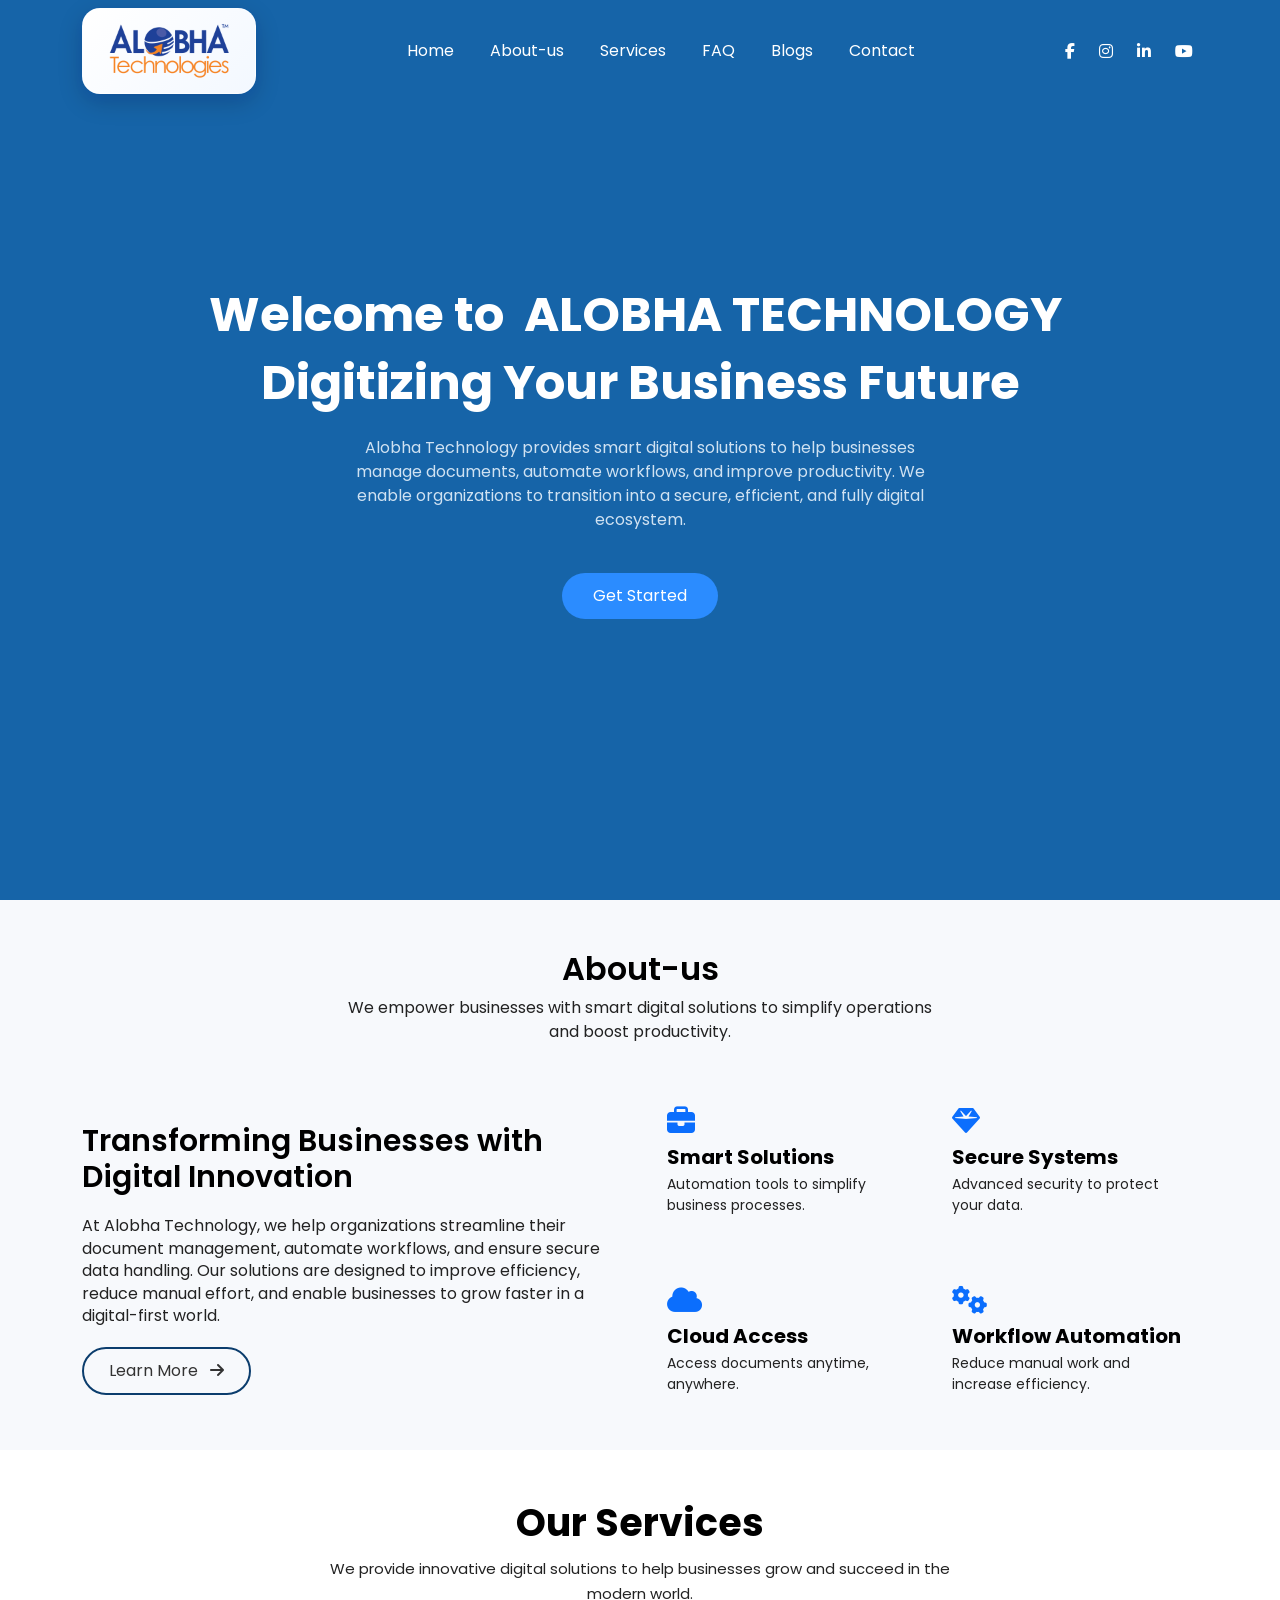
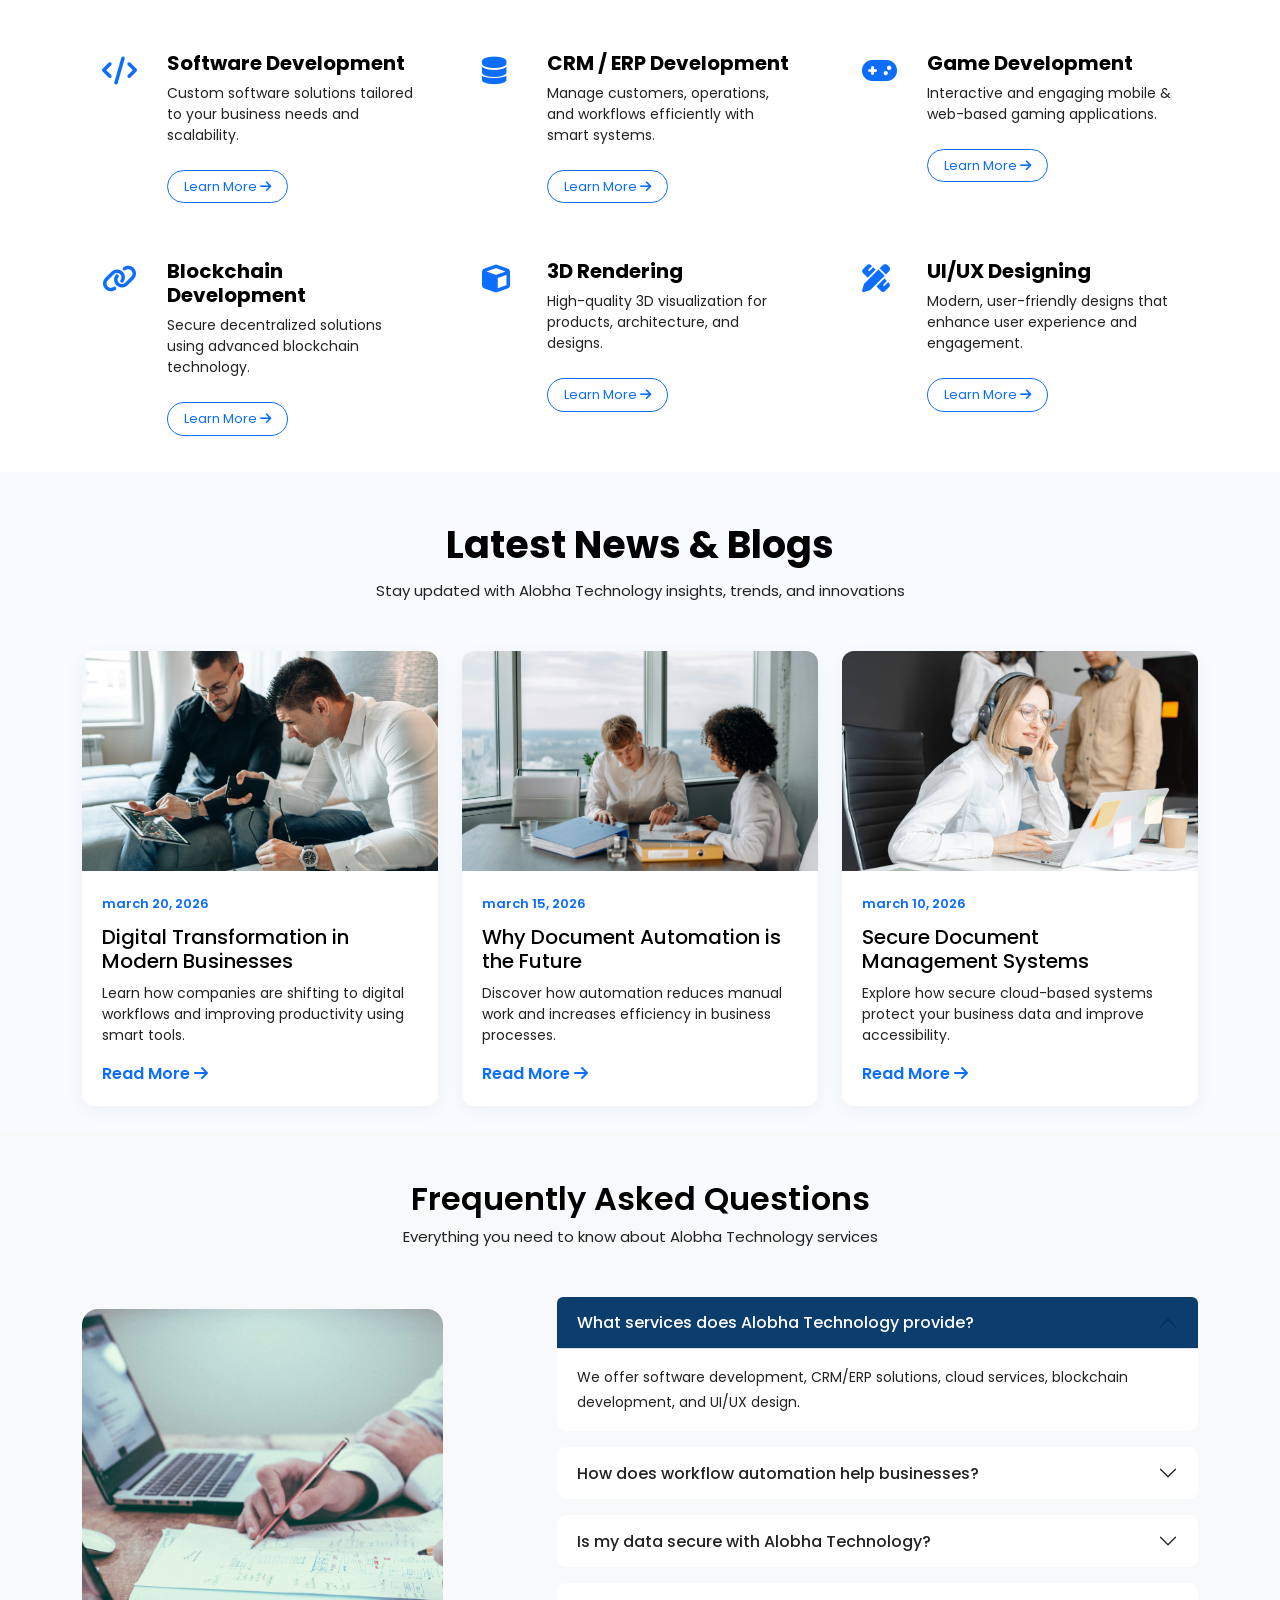
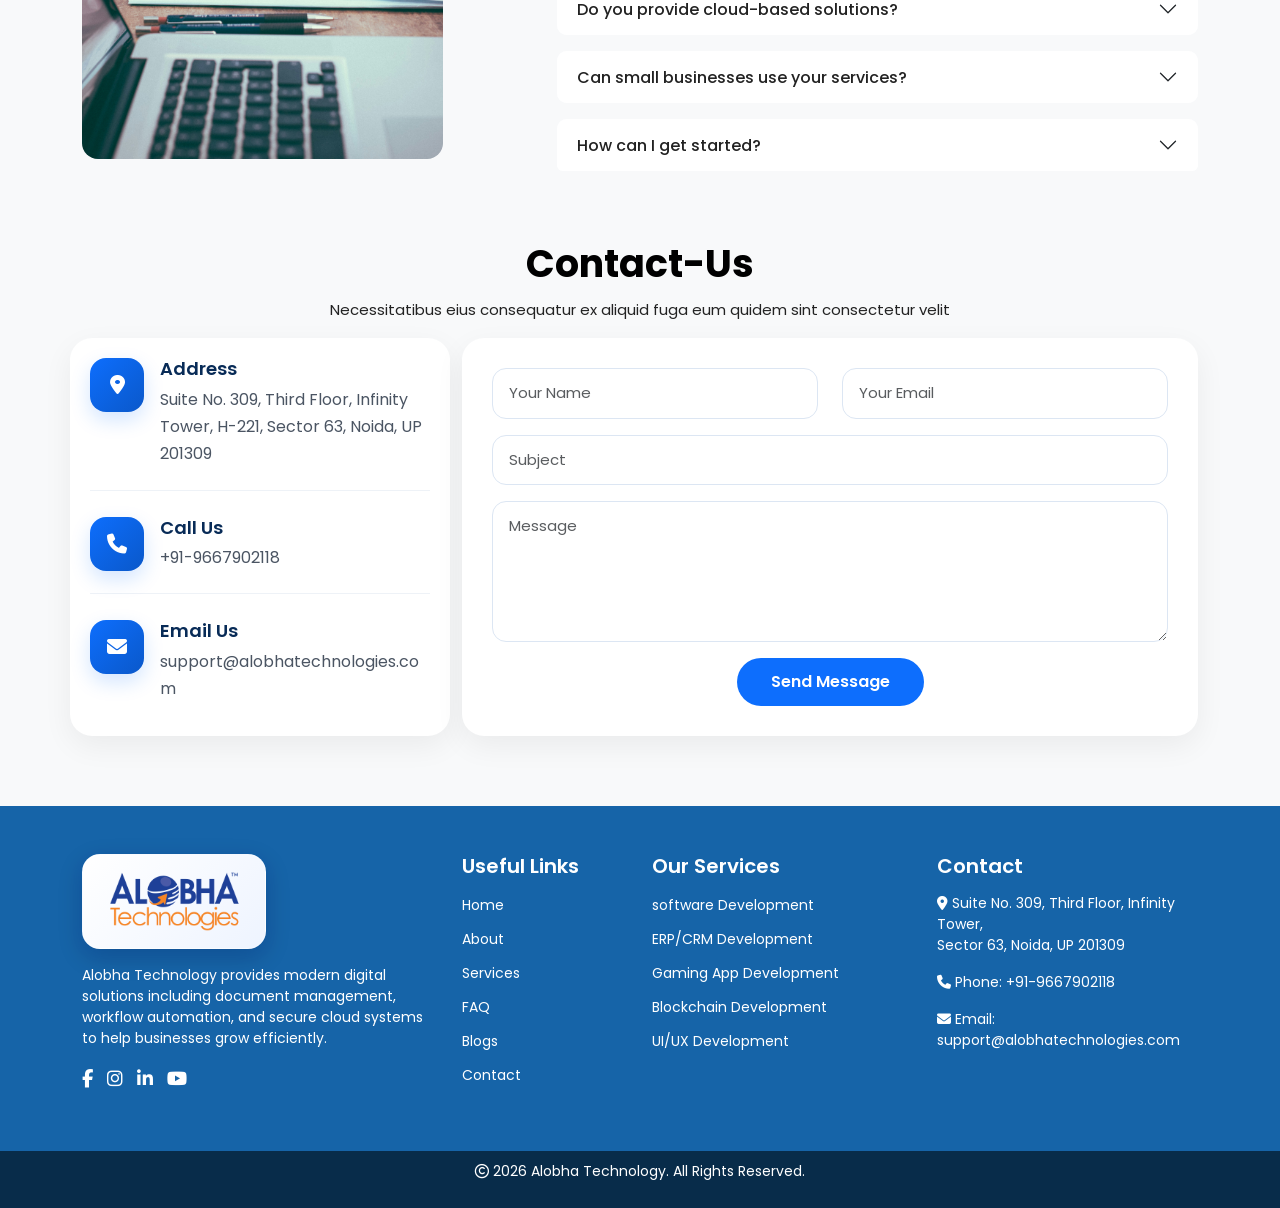
<file: index.html>
<!DOCTYPE html>
<html lang="en">
<head>
  <meta charset="UTF-8">
  <meta name="viewport" content="width=device-width, initial-scale=1.0">
  <title>Alobha Technology</title>

    <link rel="icon" href="./Images/favicon.webp">

  <!-- Bootstrap -->
  <link href="https://cdn.jsdelivr.net/npm/bootstrap@5.0.2/dist/css/bootstrap.min.css" rel="stylesheet">

  <!-- Font Awesome -->
  <link rel="stylesheet" href="https://cdnjs.cloudflare.com/ajax/libs/font-awesome/6.5.0/css/all.min.css">

  <!-- Google Font -->
  <link href="https://fonts.googleapis.com/css2?family=Poppins:wght@300;400;600&display=swap" rel="stylesheet">

  <link rel="stylesheet" href="style.css">
</head>

<body>


<nav class="navbar navbar-expand-lg fixed-top custom-navbar">
  <div class="container">

   <a class="navbar-brand" href="#">
  <img src="Image/Alobha-Logo.png" alt="Alobha Logo" class="logo-img"> </a>


    <button class="navbar-toggler" data-bs-toggle="collapse" data-bs-target="#nav">
      <i class="fa fa-bars text-white"></i>
    </button>

    <div class="collapse navbar-collapse" id="nav">
      <ul class="navbar-nav mx-auto">
        <li class="nav-item"><a class="nav-link" href="index.html">Home</a></li>
        <li class="nav-item"><a class="nav-link" href="aboutus.html">About-us</a></li>
        <li class="nav-item"><a class="nav-link" href="services.html">Services</a></li>
        <li class="nav-item"><a class="nav-link" href="faq.html">FAQ</a></li>
        <li class="nav-item"><a class="nav-link" href="blog.html">Blogs</a></li>
        <li class="nav-item"><a class="nav-link" href="contect.html">Contact</a></li>
      </ul>

      <div class="social-icons">
           <a href="https://www.facebook.com/AlobhaTechnology/" target="_blank">
  <i class="fa-brands fa-facebook-f"></i>
</a>

<a href="https://www.instagram.com/alobha_technologies/" target="_blank">
  <i class="fa-brands fa-instagram"></i>
</a>

<a href="https://www.linkedin.com/company/alobha-technologies" target="_blank">
  <i class="fa-brands fa-linkedin-in"></i>
</a>

<a href="https://www.youtube.com/@alobhatechnologies1722" target="_blank">
  <i class="fa-brands fa-youtube"></i>
</a>
      </div>
    </div>

  </div>
</nav>

<section class="hero d-flex align-items-center text-center" id="home">
 <div class="container">

  <h1>
    Welcome to 
    <span class="highlight">ALOBHA TECHNOLOGY</span><br>
    Digitizing Your Business Future
  </h1>

  <p>
    Alobha Technology provides smart digital solutions to help businesses 
    manage documents, automate workflows, and improve productivity. 
    We enable organizations to transition into a secure, efficient, 
    and fully digital ecosystem.
  </p>

  <a href="#about" class="btn btn-custom">Get Started</a>

</div>
</section>


<section class="about-section" id="about">
  <div class="container">

 
    <div class="text-center mb-5">
      <h2 class="about-title">About-us</h2>
      <p class="about-subtitle">
        We empower businesses with smart digital solutions to simplify operations and boost productivity.
      </p>
    </div>

    <div class="row align-items-center">

   
      <div class="col-lg-6 mb-4">
        <h3 class="about-heading">
          Transforming Businesses with Digital Innovation
        </h3>

        <p class="about-text">
          At Alobha Technology, we help organizations streamline their document management, 
          automate workflows, and ensure secure data handling. Our solutions are designed 
          to improve efficiency, reduce manual effort, and enable businesses to grow faster 
          in a digital-first world.
        </p>

        <a href="aboutus.html" class="btn about-btn">
          Learn More <i class="fa fa-arrow-right ms-2"></i>
        </a>
      </div>

      
      <div class="col-lg-6">
        <div class="row">

          <div class="col-md-6 col-6 mb-4">
            <div class="feature-box">
              <i class="fa fa-briefcase"></i>
              <h5>Smart Solutions</h5>
              <p>Automation tools to simplify business processes.</p>
            </div>
          </div>

          <div class="col-md-6 col-6 mb-4">
            <div class="feature-box">
              <i class="fa fa-gem"></i>
              <h5>Secure Systems</h5>
              <p>Advanced security to protect your data.</p>
            </div>
          </div>

          <div class="col-md-6 col-6 mb-4">
            <div class="feature-box">
              <i class="fa fa-cloud"></i>
              <h5>Cloud Access</h5>
              <p>Access documents anytime, anywhere.</p>
            </div>
          </div>

          <div class="col-md-6 col-6 mb-4">
            <div class="feature-box">
              <i class="fa fa-cogs"></i>
              <h5>Workflow Automation</h5>
              <p>Reduce manual work and increase efficiency.</p>
            </div>
          </div>

        </div>
      </div>

    </div>
  </div>
</section>


<section class="services-section" id="services" >
  <div class="container">

   
    <div class="text-center mb-4">
      <h2 class="section-title">Our Services</h2>
      <p class="section-subtitle">
        We provide innovative digital solutions to help businesses grow and succeed in the modern world.
      </p>
    </div>

    <div class="row">

      
      <div class="col-lg-4 col-md-6 mb-3">
        <div class="service-box d-flex">
          <div class="icon">
            <i class="fa fa-code"></i>
          </div>
          <div>
            <h5>Software Development</h5>
            <p>Custom software solutions tailored to your business needs and scalability.</p>
            <a href="services.html">Learn More <i class="fa-solid fa-arrow-right"></i></a>
          </div>
        </div>
      </div>

  
      <div class="col-lg-4 col-md-6 mb-3">
        <div class="service-box d-flex">
          <div class="icon">
            <i class="fa fa-database"></i>
          </div>
          <div>
            <h5>CRM / ERP Development</h5>
            <p>Manage customers, operations, and workflows efficiently with smart systems.</p>
            <a href="services.html">Learn More <i class="fa-solid fa-arrow-right"></i></a>
          </div>
        </div>
      </div>

    
      <div class="col-lg-4 col-md-6 mb-3">
        <div class="service-box d-flex">
          <div class="icon">
            <i class="fa fa-gamepad"></i>
          </div>
          <div>
            <h5>Game Development</h5>
            <p>Interactive and engaging mobile & web-based gaming applications.</p>
            <a href="services.html">Learn More <i class="fa-solid fa-arrow-right"></i></a>
          </div>
        </div>
      </div>

      
      <div class="col-lg-4 col-md-6 mb-3">
        <div class="service-box d-flex">
          <div class="icon">
            <i class="fa fa-link"></i>
          </div>
          <div>
            <h5>Blockchain Development</h5>
            <p>Secure decentralized solutions using advanced blockchain technology.</p>
            <a href="services.html">Learn More <i class="fa-solid fa-arrow-right"></i></a>
          </div>
        </div>
      </div>

    
      <div class="col-lg-4 col-md-6 mb-3">
        <div class="service-box d-flex">
          <div class="icon">
            <i class="fa fa-cube"></i>
          </div>
          <div>
            <h5>3D Rendering</h5>
            <p>High-quality 3D visualization for products, architecture, and designs.</p>
            <a href="services.html">Learn More <i class="fa-solid fa-arrow-right"></i></a>
          </div>
        </div>
      </div>

     
      <div class="col-lg-4 col-md-6 mb-3">
        <div class="service-box d-flex">
          <div class="icon">
            <i class="fa fa-pencil-ruler"></i>
          </div>
          <div>
            <h5>UI/UX Designing</h5>
            <p>Modern, user-friendly designs that enhance user experience and engagement.</p>
            <a href="services.html">Learn More <i class="fa-solid fa-arrow-right"></i></a>
          </div>
        </div>
      </div>

    </div>
  </div>
</section>

<section id="blogs" class="blog-section" >



  <div class="container"> 

  
    <div class="text-center mb-5">
      <h2 class="section-title">Latest News & Blogs</h2>
      <p class="section-subtitle">
        Stay updated with Alobha Technology insights, trends, and innovations
      </p>
    </div>

    <div class="row">

    
      <div class="col-lg-4 col-md-6 mb-4">
        <div class="blog-card">
          <img src="Image/blog1.jpg" class="img-fluid" alt="blog">
          <div class="blog-content">
            <span class="blog-date">march 20, 2026</span>
            <h4>Digital Transformation in Modern Businesses</h4>
            <p>
              Learn how companies are shifting to digital workflows and improving productivity using smart tools.
            </p>
            <a href="blog.html" class="read-more">Read More <i class="fa-solid fa-arrow-right"></i></a>
          </div>
        </div>
      </div>

     
      <div class="col-lg-4 col-md-6 mb-4">
        <div class="blog-card">
          <img src="Image/blog2.jpg" class="img-fluid" alt="blog">
          <div class="blog-content">
            <span class="blog-date">march 15, 2026</span>
            <h4>Why Document Automation is the Future</h4>
            <p>
              Discover how automation reduces manual work and increases efficiency in business processes.
            </p>
            <a href="blog.html" class="read-more">Read More <i class="fa-solid fa-arrow-right"></i></a>
          </div>
        </div>
      </div>

     
      <div class="col-lg-4 col-md-6 mb-4">
        <div class="blog-card">
          <img src="Image/services.jpg" class="img-fluid" alt="blog">
          <div class="blog-content">
            <span class="blog-date">march 10, 2026</span>
            <h4>Secure Document Management Systems</h4>
            <p>
              Explore how secure cloud-based systems protect your business data and improve accessibility.
            </p>
            <a href="blog.html" class="read-more">Read More <i class="fa-solid fa-arrow-right"></i></a>
          </div>
        </div>
      </div>

    </div>

  </div>
</section>


<section class="faq-section" id="faq">
  <div class="container">

    <div class="text-center mb-5">
      <h2 class="faq-title">Frequently Asked Questions</h2>
      <p class="faq-subtitle">
        Everything you need to know about Alobha Technology services
      </p>
    </div>

    <div class="row align-items-center g-4">

     
      <div class="col-lg-5">
        <div class="faq-image-wrapper">
          <img src="Image/faq.jpg" alt="FAQ" class="img-fluid faq-image">
        </div>
      </div>

     
      <div class="col-lg-7">
        <div class="accordion" id="faqAccordion">

          <div class="accordion-item mb-3">
            <h2 class="accordion-header">
              <button class="accordion-button" type="button" data-bs-toggle="collapse" data-bs-target="#faq1">
                What services does Alobha Technology provide?
              </button>
            </h2>
            <div id="faq1" class="accordion-collapse collapse show" data-bs-parent="#faqAccordion">
              <div class="accordion-body">
                We offer software development, CRM/ERP solutions, cloud services,
                blockchain development, and UI/UX design.
              </div>
            </div>
          </div>

          <div class="accordion-item mb-3">
            <h2 class="accordion-header">
              <button class="accordion-button collapsed" type="button" data-bs-toggle="collapse" data-bs-target="#faq2">
                How does workflow automation help businesses?
              </button>
            </h2>
            <div id="faq2" class="accordion-collapse collapse" data-bs-parent="#faqAccordion">
              <div class="accordion-body">
                It reduces manual work, improves efficiency, and speeds up operations.
              </div>
            </div>
          </div>

          <div class="accordion-item mb-3">
            <h2 class="accordion-header">
              <button class="accordion-button collapsed" type="button" data-bs-toggle="collapse" data-bs-target="#faq3">
                Is my data secure with Alobha Technology?
              </button>
            </h2>
            <div id="faq3" class="accordion-collapse collapse" data-bs-parent="#faqAccordion">
              <div class="accordion-body">
                Yes, we use advanced security protocols and role-based access control.
              </div>
            </div>
          </div>

          <div class="accordion-item mb-3">
            <h2 class="accordion-header">
              <button class="accordion-button collapsed" type="button" data-bs-toggle="collapse" data-bs-target="#faq4">
                Do you provide cloud-based solutions?
              </button>
            </h2>
            <div id="faq4" class="accordion-collapse collapse" data-bs-parent="#faqAccordion">
              <div class="accordion-body">
                Yes, we provide scalable cloud-based systems accessible anytime, anywhere.
              </div>
            </div>
          </div>

          <div class="accordion-item mb-3">
            <h2 class="accordion-header">
              <button class="accordion-button collapsed" type="button" data-bs-toggle="collapse" data-bs-target="#faq5">
                Can small businesses use your services?
              </button>
            </h2>
            <div id="faq5" class="accordion-collapse collapse" data-bs-parent="#faqAccordion">
              <div class="accordion-body">
                Absolutely! Our solutions are suitable for startups, SMEs, and enterprises.
              </div>
            </div>
          </div>

          <div class="accordion-item">
            <h2 class="accordion-header">
              <button class="accordion-button collapsed" type="button" data-bs-toggle="collapse" data-bs-target="#faq6">
                How can I get started?
              </button>
            </h2>
            <div id="faq6" class="accordion-collapse collapse" data-bs-parent="#faqAccordion">
              <div class="accordion-body">
                Contact us through our website or request a demo to begin.
              </div>
            </div>
          </div>

        </div>
      </div>

    </div>

  </div>
</section>


<section class="contact-section" id="contact" >
  <div class="container">

  
    <div class="text-center mb-3">
      <h2 class="section-title">Contact-Us</h2>
      <p class="section-subtitle">
        Necessitatibus eius consequatur ex aliquid fuga eum quidem sint consectetur velit
      </p>
    </div>

    <div class="row">

      <div class="col-lg-4 contact-info">

        <div class="info-box d-flex">
          <div class="icon"><i class="fa fa-map-marker-alt"></i></div>
          <div>
            <h5>Address</h5>
            <a href="https://www.google.com/maps/place/Alobha+Technologies/@28.6247084,77.3760474,17z/data=!3m1!4b1!4m6!3m5!1s0x390ce557e773a5db:0xa4b4dea3f4ae56cb!8m2!3d28.6247084!4d77.3786223!16s%2Fg%2F11b_235bh2?entry=ttu&g_ep=EgoyMDI2MDUwMi4wIKXMDSoASAFQAw%3D%3D" target="_blank">
      Suite No. 309, Third Floor, Infinity Tower, H-221,  Sector 63, Noida, UP 201309<br>
    
    </a>
          </div>
        </div>

        <div class="info-box d-flex ">
          <div class="icon"><i class="fa fa-phone"></i></div>
          <div>
            <h5>Call Us</h5>
             <a href="tel:+919667902118">
             +91-9667902118
             </a>
          </div>
        </div>

        <div class="info-box d-flex">
          <div class="icon"><i class="fa fa-envelope"></i></div>
          <div>
            <h5>Email Us</h5>
             <a href="mailto:support@alobhatechnologies.com">
               support@alobhatechnologies.com
              </a>
          </div>
        </div>

      </div>

    
      <div class="col-lg-8">
        <form class="contact-form">

          <div class="row">
            <div class="col-md-6 mb-3">
              <input type="text" class="form-control" placeholder="Your Name">
            </div>

            <div class="col-md-6 mb-3">
              <input type="email" class="form-control" placeholder="Your Email">
            </div>
          </div>

          <div class="mb-3">
            <input type="text" class="form-control" placeholder="Subject">
          </div>

          <div class="mb-3">
            <textarea class="form-control" rows="5" placeholder="Message"></textarea>
          </div>

          <div class="text-center">
            <button type="submit" class="btn send-btn">Send Message</button>
          </div>

        </form>
      </div>

    </div>
  </div>
</section>


<footer class="footer pt-5">
  <div class="container">
    <div class="row">

     
      <div class="col-lg-4 col-md-6 mb-4">
         <a class="footer-brand" href="#">
  <img src="Image/Alobha-Logo.png" alt="Alobha Logo" class="footer-logo-img"> </a>
        <p class="mt-3">
          Alobha Technology provides modern digital solutions including 
          document management, workflow automation, and secure cloud systems 
          to help businesses grow efficiently.
        </p>

      
        <div class="footer-social">
        <a href="https://www.facebook.com/AlobhaTechnology/" target="_blank">
  <i class="fa-brands fa-facebook-f"></i>
</a>

<a href="https://www.instagram.com/alobha_technologies/" target="_blank">
  <i class="fa-brands fa-instagram"></i>
</a>

<a href="https://www.linkedin.com/company/alobha-technologies" target="_blank">
  <i class="fa-brands fa-linkedin-in"></i>
</a>

<a href="https://www.youtube.com/@alobhatechnologies1722" target="_blank">
  <i class="fa-brands fa-youtube"></i>
</a>
        </div>
      </div>

      <div class="col-lg-2 col-md-6 mb-4">
        <h5>Useful Links</h5>
        <ul class="footer-links">
          <li><a href="index.html">Home</a></li>
          <li><a href="aboutus.html">About</a></li>
          <li><a href="services.html">Services</a></li>
          <li><a href="faq.html">FAQ</a></li>
          <li><a href="blog.html">Blogs</a></li>
          <li><a href="contect.html">Contact</a></li>
        </ul>
      </div>

   
      <div class="col-lg-3 col-md-6 mb-4">
        <h5>Our Services</h5>
        <ul class="footer-links">
          <li><a href="#services">software Development</a></li>
          <li><a href="#services">ERP/CRM Development</a></li>
          <li><a href="#services">Gaming App Development</a></li>
          <li><a href="#services">Blockchain Development</a></li>
          <li><a href="#services">UI/UX Development</a></li>
        </ul>
      </div>

     
      <div class="col-lg-3 col-md-6 mb-4">
        <h5>Contact</h5>
        <p><i class="fa-solid fa-location-dot"></i>   <a style="color: #fff; text-decoration: none;" href="https://www.google.com/maps/place/Alobha+Technologies/@28.6247084,77.3760474,17z/data=!3m1!4b1!4m6!3m5!1s0x390ce557e773a5db:0xa4b4dea3f4ae56cb!8m2!3d28.6247084!4d77.3786223!16s%2Fg%2F11b_235bh2?entry=ttu&g_ep=EgoyMDI2MDUwMi4wIKXMDSoASAFQAw%3D%3D" target="_blank">
      Suite No. 309, Third Floor, Infinity Tower,<br>
      Sector 63, Noida, UP 201309
    </a></p>
        <p><i class="fa-solid fa-phone"></i> <a style="color: #fff; text-decoration: none;" href="tel:+919667902118">
      Phone: +91-9667902118
    </a></p>
        <p> <i class="fa-solid fa-envelope"></i>
    <a style="color: #fff; text-decoration: none;" href="mailto:support@alobhatechnologies.com">
      Email: support@alobhatechnologies.com
    </a></p>
      </div>

    </div>
  </div>

 
  <div class="footer-bottom text-center mt-4">
    <p><i class="fa-regular fa-copyright"></i> 2026 Alobha Technology. All Rights Reserved.</p>
  </div>
</footer>


<!-- Bootstrap JS -->
<script src="https://cdn.jsdelivr.net/npm/bootstrap@5.0.2/dist/js/bootstrap.bundle.min.js"></script>

</body>
</html>
</file>
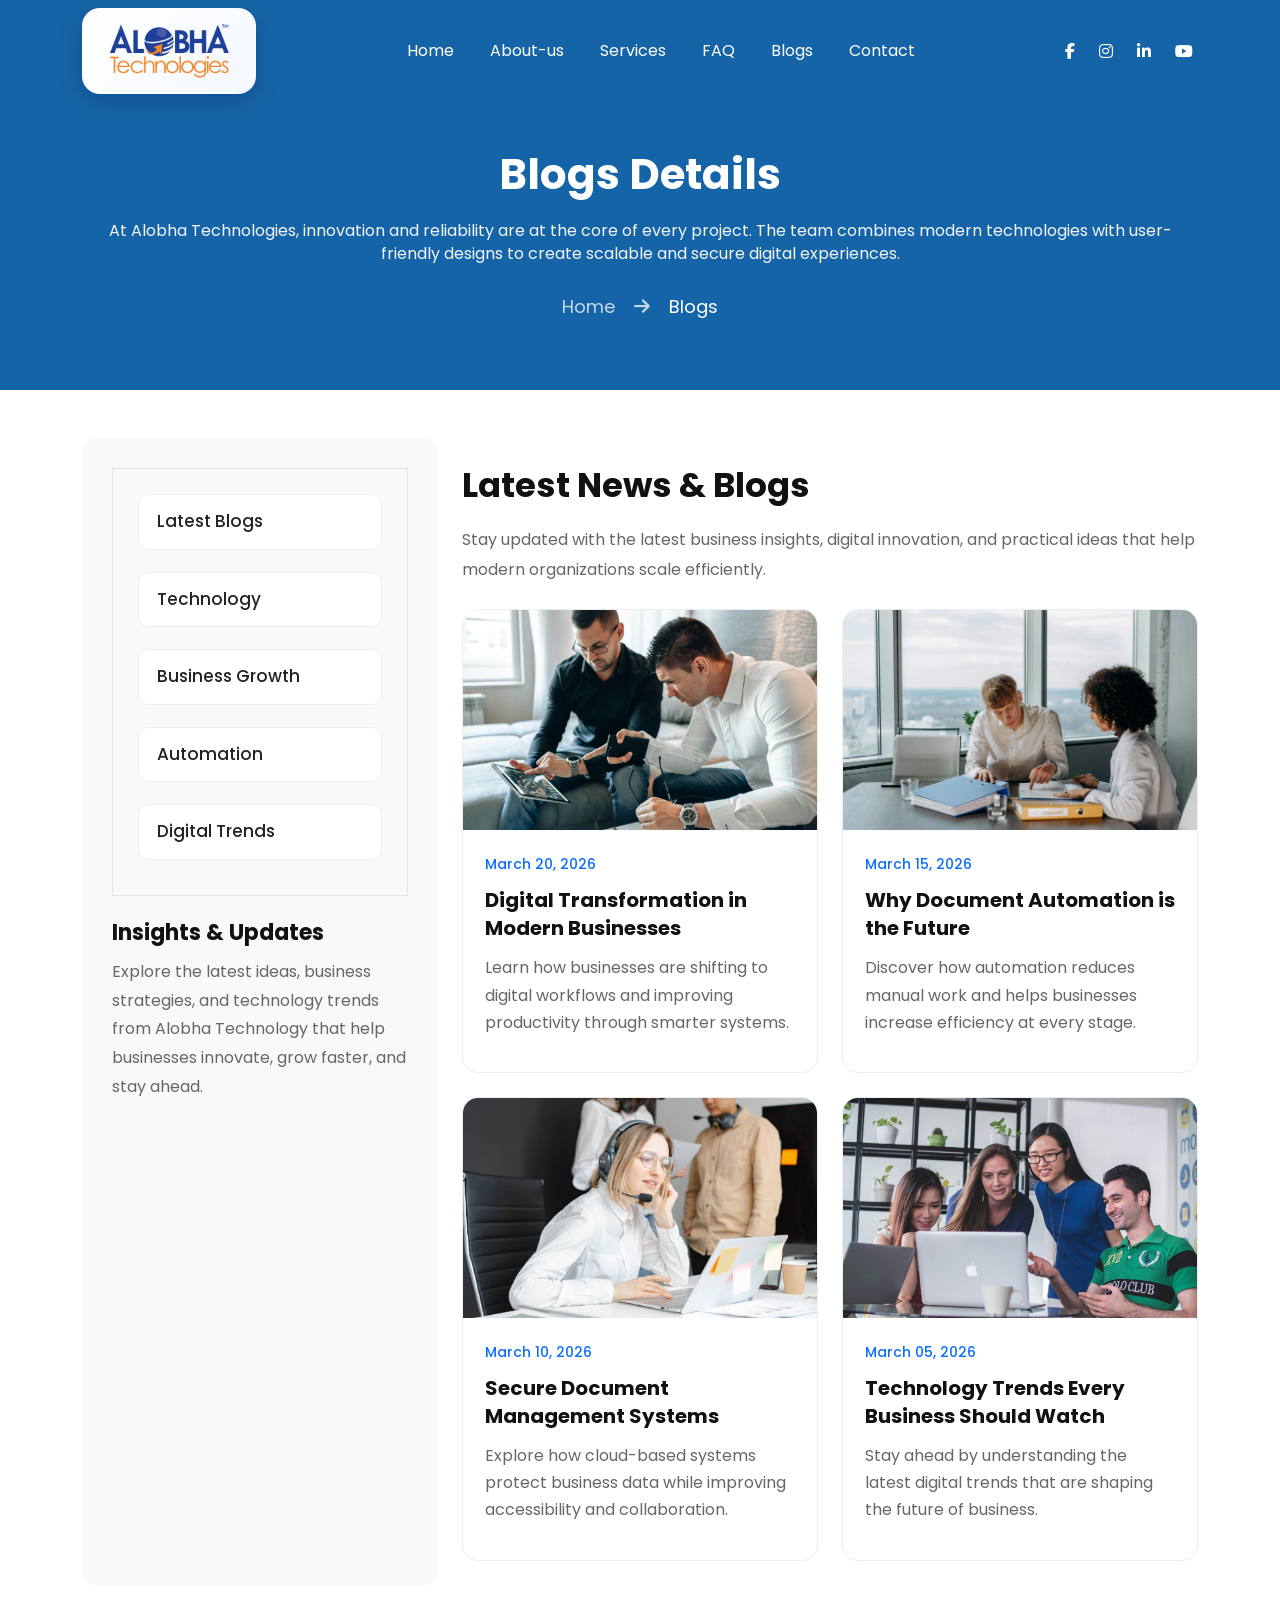
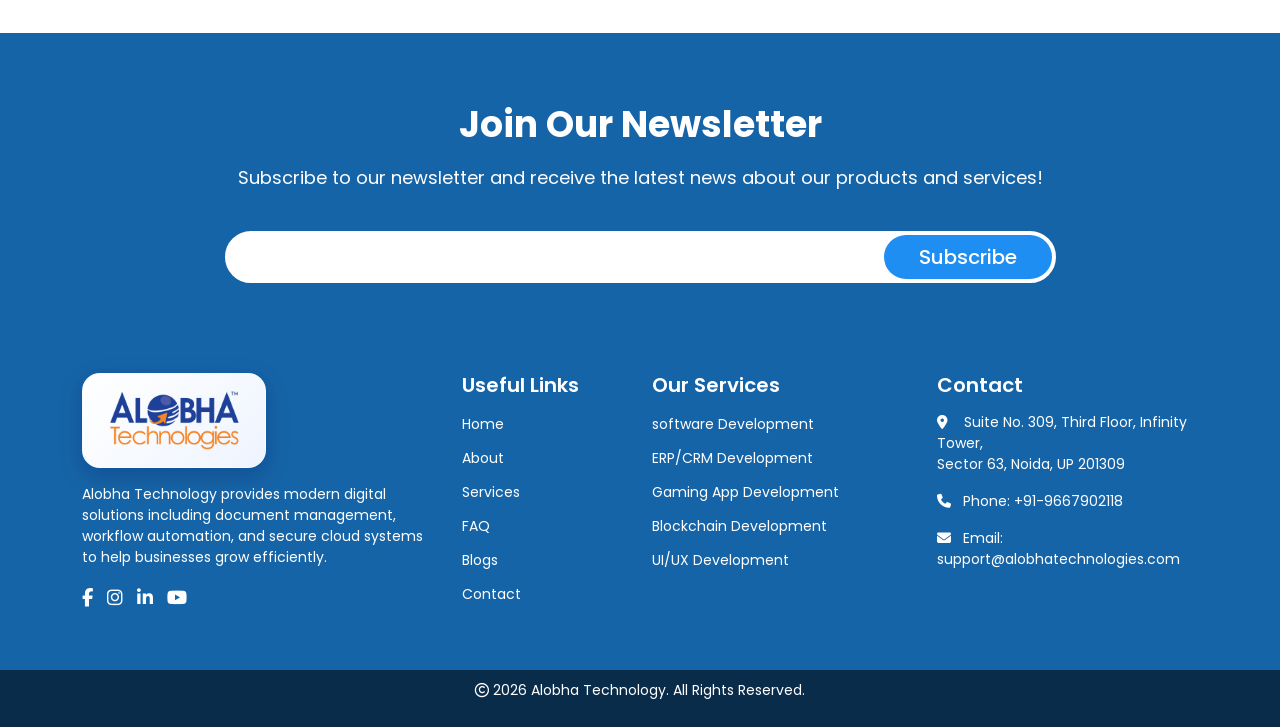
<file: blog.html>
<!DOCTYPE html>
<html lang="en">
<head>
    <meta charset="UTF-8">
    <meta name="viewport" content="width=device-width, initial-scale=1.0">
    <title>AlobhaTechnology blogs</title>

       <link rel="icon" href="./Images/favicon.webp">

  <!-- Bootstrap -->
  <link href="https://cdn.jsdelivr.net/npm/bootstrap@5.0.2/dist/css/bootstrap.min.css" rel="stylesheet">

  <!-- Font Awesome -->
  <link rel="stylesheet" href="https://cdnjs.cloudflare.com/ajax/libs/font-awesome/6.5.0/css/all.min.css">

  <!-- Google Font -->
  <link href="https://fonts.googleapis.com/css2?family=Poppins:wght@300;400;600&display=swap" rel="stylesheet">

  <link rel="stylesheet" href="style.css">
</head>
<body>
    <nav class="navbar navbar-expand-lg fixed-top custom-navbar">
  <div class="container">

   <a class="navbar-brand" href="#">
  <img src="Image/Alobha-Logo.png" alt="Alobha Logo" class="logo-img"> </a>


    <button class="navbar-toggler" data-bs-toggle="collapse" data-bs-target="#nav">
      <i class="fa fa-bars text-white"></i>
    </button>

    <div class="collapse navbar-collapse" id="nav">
      <ul class="navbar-nav mx-auto">
        <li class="nav-item"><a class="nav-link" href="index.html">Home</a></li>
        <li class="nav-item"><a class="nav-link" href="aboutus.html">About-us</a></li>
        <li class="nav-item"><a class="nav-link" href="services.html">Services</a></li>
        <li class="nav-item"><a class="nav-link" href="faq.html">FAQ</a></li>
        <li class="nav-item"><a class="nav-link" href="blog.html">Blogs</a></li>
        <li class="nav-item"><a class="nav-link" href="contect.html">Contact</a></li>
      </ul>

      <div class="social-icons">
           <a href="https://www.facebook.com/AlobhaTechnology/" target="_blank">
  <i class="fa-brands fa-facebook-f"></i>
</a>

<a href="https://www.instagram.com/alobha_technologies/" target="_blank">
  <i class="fa-brands fa-instagram"></i>
</a>

<a href="https://www.linkedin.com/company/alobha-technologies" target="_blank">
  <i class="fa-brands fa-linkedin-in"></i>
</a>

<a href="https://www.youtube.com/@alobhatechnologies1722" target="_blank">
  <i class="fa-brands fa-youtube"></i>
</a>
      </div>
    </div>

  </div>
</nav>

  <section class="service-banner d-flex align-items-center">
    <div class="container text-center">
      <h1 class="banner-title">Blogs Details</h1>

      <p class="banner-text">
       At Alobha Technologies, innovation and reliability are at the core of every project. The team combines modern technologies with user-friendly designs to create scalable and secure digital experiences.
      </p>

      <div class="breadcrumb-custom">
        <a href="index.html">Home</a>
        <span><i class="fa-solid fa-arrow-right"></i></a></span>
        <a href="#" class="active">Blogs</a>
      </div>
    </div>
  </section>

  <section class="blog-detail-area py-5" id="blogs">
  <div class="container">
    <div class="row g-4">

      
      <div class="col-lg-4">
        <div class="detail-sidebar">

          <div class="detail-service-list">
            <a href="#">Latest Blogs</a>
            <a href="#">Technology</a>
            <a href="#">Business Growth</a>
            <a href="#">Automation</a>
            <a href="#">Digital Trends</a>
          </div>

          <div class="detail-side-content mt-4">
            <h4>Insights & Updates</h4>
            <p>
              Explore the latest ideas, business strategies, and technology
              trends from Alobha Technology that help businesses innovate,
              grow faster, and stay ahead.
            </p>
          </div>

        </div>
      </div>

    
      <div class="col-lg-8">
        <div class="detail-main-wrapper">

        
      

          <h2 class="detail-main-title mt-4">
            Latest News & Blogs
          </h2>

          <p class="detail-main-text">
            Stay updated with the latest business insights, digital innovation,
            and practical ideas that help modern organizations scale efficiently.
          </p>

         
          <div class="row mt-4">

            <div class="col-md-6 mb-4">
              <div class="blog-page-card">
                <img src="Image/blog1.jpg" alt="Blog">
                <div class="blog-page-content">
                  <span>March 20, 2026</span>
                  <h5>Digital Transformation in Modern Businesses</h5>
                  <p>
                    Learn how businesses are shifting to digital workflows and
                    improving productivity through smarter systems.
                  </p>
                  <!-- <a href="#">Read More <i class="fa-solid fa-arrow-right"></i></a> -->
                </div>
              </div>
            </div>

            <div class="col-md-6 mb-4">
              <div class="blog-page-card">
                <img src="Image/blog2.jpg" alt="Blog">
                <div class="blog-page-content">
                  <span>March 15, 2026</span>
                  <h5>Why Document Automation is the Future</h5>
                  <p>
                    Discover how automation reduces manual work and helps
                    businesses increase efficiency at every stage.
                  </p>
                  <!-- <a href="#">Read More <i class="fa-solid fa-arrow-right"></i></a> -->
                </div>
              </div>
            </div>

            <div class="col-md-6 mb-4">
              <div class="blog-page-card">
                <img src="Image/services.jpg" alt="Blog">
                <div class="blog-page-content">
                  <span>March 10, 2026</span>
                  <h5>Secure Document Management Systems</h5>
                  <p>
                    Explore how cloud-based systems protect business data while
                    improving accessibility and collaboration.
                  </p>
                  <!-- <a href="#">Read More <i class="fa-solid fa-arrow-right"></i></a> -->
                </div>
              </div>
            </div>

            <div class="col-md-6 mb-4">
              <div class="blog-page-card">
                <img src="Image/about.jpg" alt="Blog">
                <div class="blog-page-content">
                  <span>March 05, 2026</span>
                  <h5>Technology Trends Every Business Should Watch</h5>
                  <p>
                    Stay ahead by understanding the latest digital trends that
                    are shaping the future of business.
                  </p>
                  <!-- <a href="#">Read More <i class="fa-solid fa-arrow-right"></i></a> -->
                </div>
              </div>
            </div>

          </div>

        </div>
      </div>

    </div>
  </div>
</section>





<section class="newsletter-section">
  <div class="container">
    <div class="row justify-content-center">
      <div class="col-lg-9 text-center">
        <h2 class="newsletter-title">Join Our Newsletter</h2>

        <p class="newsletter-text">
          Subscribe to our newsletter and receive the latest news about our
          products and services!
        </p>

        <form class="newsletter-form">
          <input
            type="email"
            class="form-control newsletter-input"
            placeholder=""
          />
          <button type="submit" class="newsletter-btn">
            Subscribe
          </button>
        </form>
      </div>
    </div>
  </div>
</section>


<footer class="footer ">
  <div class="container">
    <div class="row">

     
      <div class="col-lg-4 col-md-6 mb-4">
         <a class="footer-brand" href="#">
  <img src="Image/Alobha-Logo.png" alt="Alobha Logo" class="footer-logo-img"> </a>
        <p class="mt-3">
          Alobha Technology provides modern digital solutions including 
          document management, workflow automation, and secure cloud systems 
          to help businesses grow efficiently.
        </p>

      
        <div class="footer-social">
        <a href="https://www.facebook.com/AlobhaTechnology/" target="_blank">
  <i class="fa-brands fa-facebook-f"></i>
</a>

<a href="https://www.instagram.com/alobha_technologies/" target="_blank">
  <i class="fa-brands fa-instagram"></i>
</a>

<a href="https://www.linkedin.com/company/alobha-technologies" target="_blank">
  <i class="fa-brands fa-linkedin-in"></i>
</a>

<a href="https://www.youtube.com/@alobhatechnologies1722" target="_blank">
  <i class="fa-brands fa-youtube"></i>
</a>
        </div>
      </div>

      <div class="col-lg-2 col-md-6 mb-4">
        <h5>Useful Links</h5>
        <ul class="footer-links">
          <li><a href="index.html">Home</a></li>
          <li><a href="aboutus.html">About</a></li>
          <li><a href="services.html">Services</a></li>
          <li><a href="faq.html">FAQ</a></li>
          <li><a href="blog.html">Blogs</a></li>
          <li><a href="contect.html">Contact</a></li>
        </ul>
      </div>

   
      <div class="col-lg-3 col-md-6 mb-4">
        <h5>Our Services</h5>
        <ul class="footer-links">
          <li><a href="#services">software Development</a></li>
          <li><a href="#services">ERP/CRM Development</a></li>
          <li><a href="#services">Gaming App Development</a></li>
          <li><a href="#services">Blockchain Development</a></li>
          <li><a href="#services">UI/UX Development</a></li>
        </ul>
      </div>

     
      <div class="col-lg-3 col-md-6 mb-4">
        <h5>Contact</h5>
        <p><i class="fa-solid fa-location-dot"></i> &nbsp;&nbsp;  <a style="color: #fff; text-decoration: none;" href="https://www.google.com/maps/place/Alobha+Technologies/@28.6247084,77.3760474,17z/data=!3m1!4b1!4m6!3m5!1s0x390ce557e773a5db:0xa4b4dea3f4ae56cb!8m2!3d28.6247084!4d77.3786223!16s%2Fg%2F11b_235bh2?entry=ttu&g_ep=EgoyMDI2MDUwMi4wIKXMDSoASAFQAw%3D%3D" target="_blank">
      Suite No. 309, Third Floor, Infinity Tower,<br>
      Sector 63, Noida, UP 201309
    </a></p>
        <p><i class="fa-solid fa-phone"></i>&nbsp;&nbsp; <a style="color: #fff; text-decoration: none;" href="tel:+919667902118">
      Phone: +91-9667902118
    </a></p>
        <p> <i class="fa-solid fa-envelope"></i>&nbsp;&nbsp;
    <a style="color: #fff; text-decoration: none;" href="mailto:support@alobhatechnologies.com">
      Email: support@alobhatechnologies.com
    </a></p>
      </div>

    </div>
  </div>

 
  <div class="footer-bottom text-center mt-4">
    <p><i class="fa-regular fa-copyright"></i> 2026 Alobha Technology. All Rights Reserved.</p>
  </div>
</footer>
 <!-- Bootstrap JS -->
<script src="https://cdn.jsdelivr.net/npm/bootstrap@5.0.2/dist/js/bootstrap.bundle.min.js"></script>
</body>
</html>
</file>
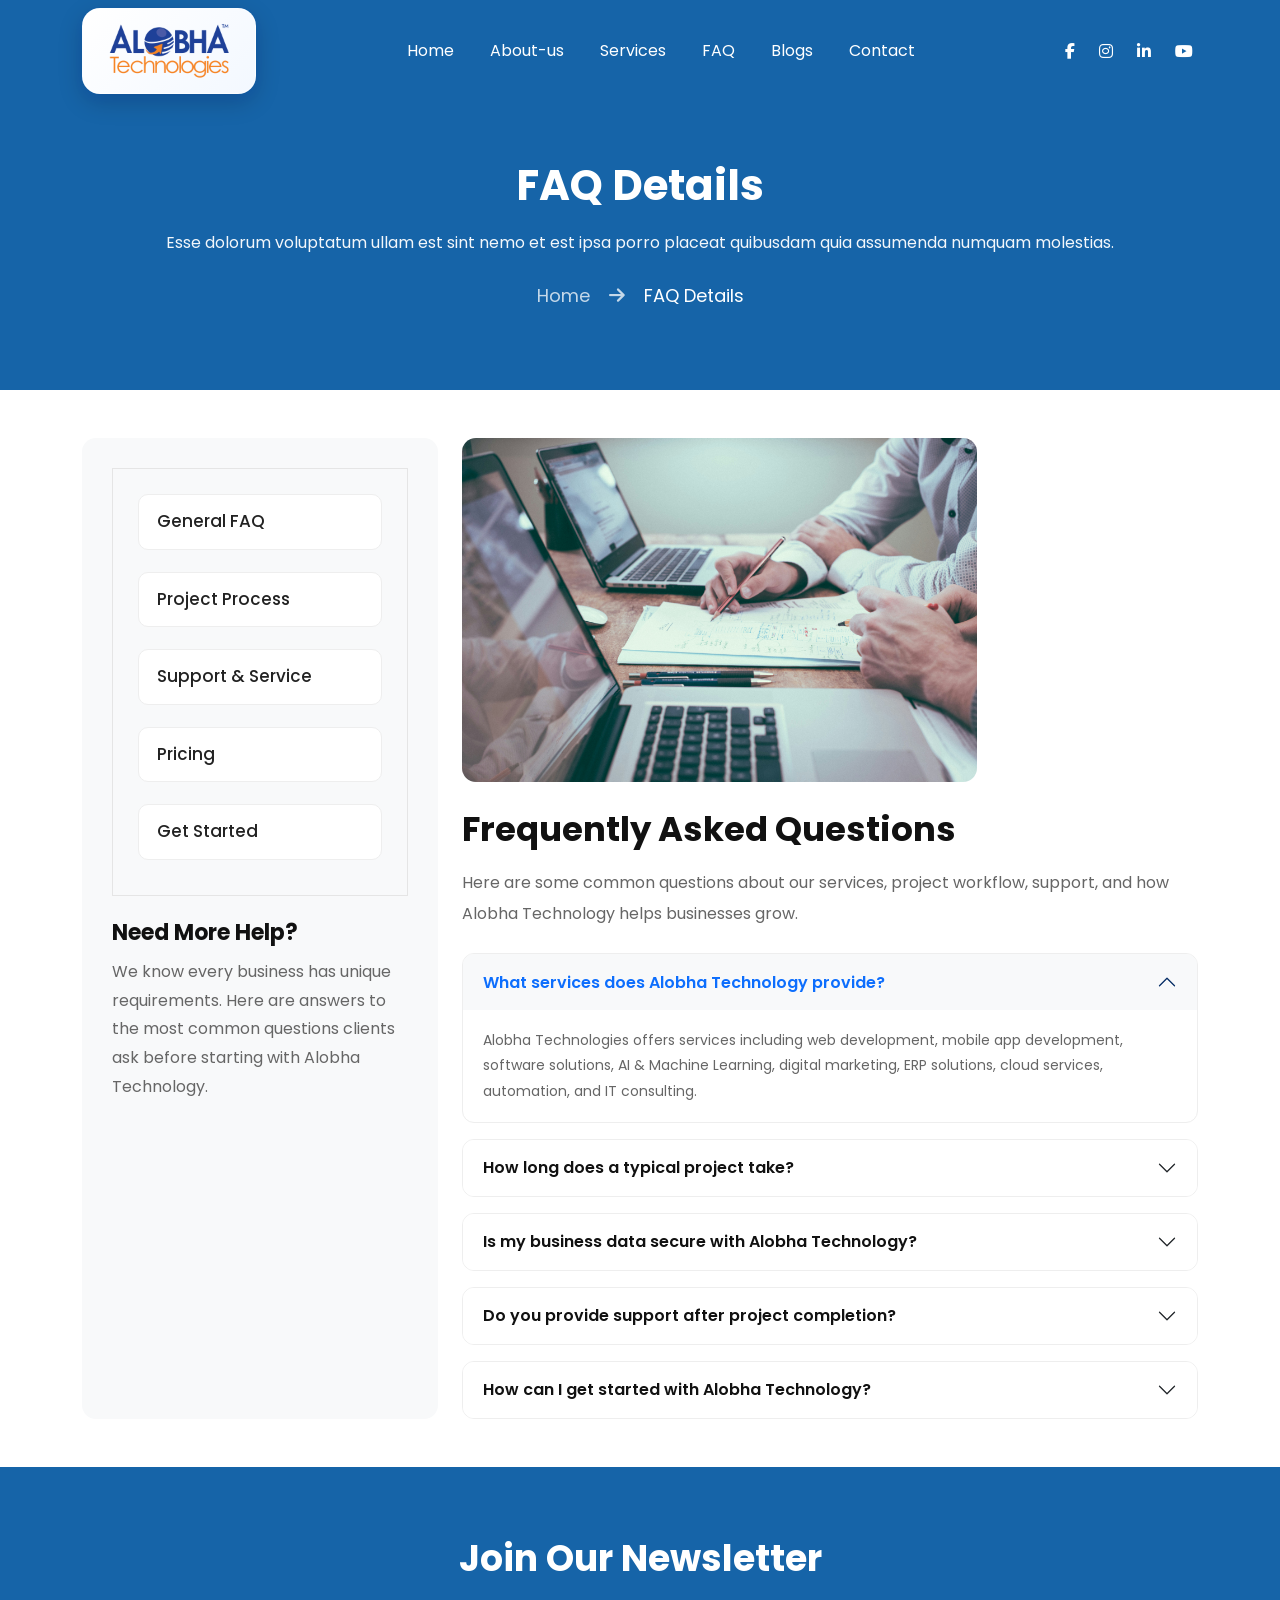
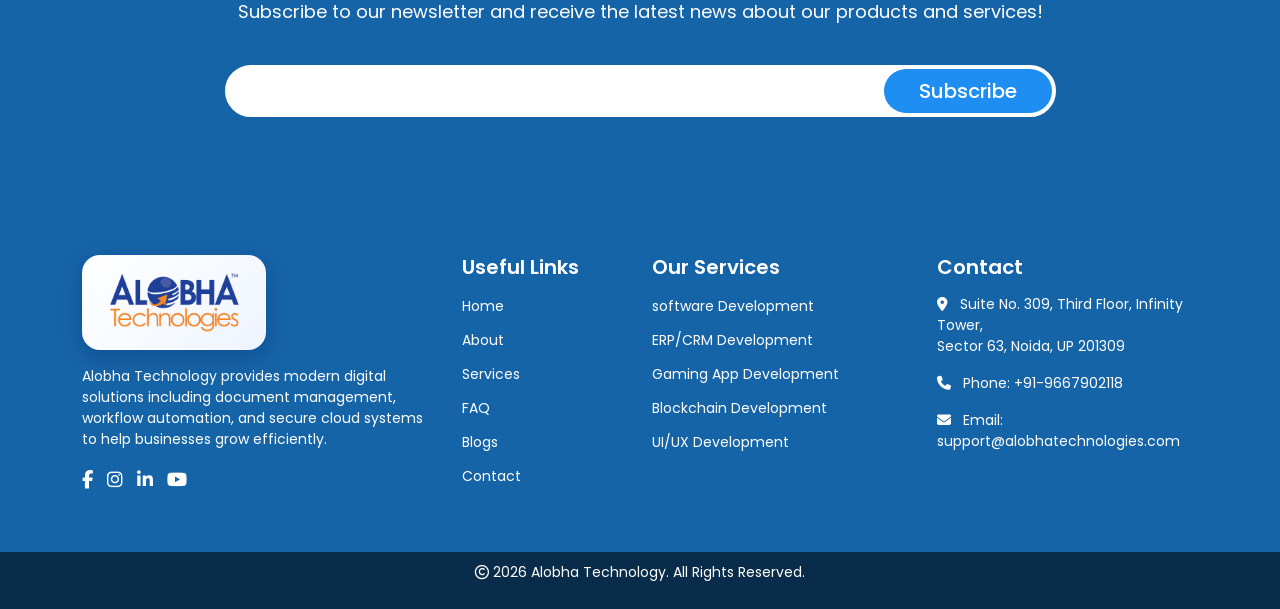
<file: faq.html>
<!DOCTYPE html>
<html lang="en">
<head>
    <meta charset="UTF-8">
    <meta name="viewport" content="width=device-width, initial-scale=1.0">
    <title>AlobhaTechnology FAQ</title>

       <link rel="icon" href="./Images/favicon.webp">

  <!-- Bootstrap -->
  <link href="https://cdn.jsdelivr.net/npm/bootstrap@5.0.2/dist/css/bootstrap.min.css" rel="stylesheet">

  <!-- Font Awesome -->
  <link rel="stylesheet" href="https://cdnjs.cloudflare.com/ajax/libs/font-awesome/6.5.0/css/all.min.css">

  <!-- Google Font -->
  <link href="https://fonts.googleapis.com/css2?family=Poppins:wght@300;400;600&display=swap" rel="stylesheet">

  <link rel="stylesheet" href="style.css">
</head>
<body>
    <nav class="navbar navbar-expand-lg fixed-top custom-navbar">
  <div class="container">

   <a class="navbar-brand" href="#">
  <img src="Image/Alobha-Logo.png" alt="Alobha Logo" class="logo-img"> </a>


    <button class="navbar-toggler" data-bs-toggle="collapse" data-bs-target="#nav">
      <i class="fa fa-bars text-white"></i>
    </button>

    <div class="collapse navbar-collapse" id="nav">
      <ul class="navbar-nav mx-auto">
        <li class="nav-item"><a class="nav-link" href="#home">Home</a></li>
        <li class="nav-item"><a class="nav-link" href="aboutus.html">About-us</a></li>
        <li class="nav-item"><a class="nav-link" href="services.html">Services</a></li>
        <li class="nav-item"><a class="nav-link" href="faq.html">FAQ</a></li>
        <li class="nav-item"><a class="nav-link" href="blog.html">Blogs</a></li>
        <li class="nav-item"><a class="nav-link" href="contect.html">Contact</a></li>
      </ul>

      <div class="social-icons">
           <a href="https://www.facebook.com/AlobhaTechnology/" target="_blank">
  <i class="fa-brands fa-facebook-f"></i>
</a>

<a href="https://www.instagram.com/alobha_technologies/" target="_blank">
  <i class="fa-brands fa-instagram"></i>
</a>

<a href="https://www.linkedin.com/company/alobha-technologies" target="_blank">
  <i class="fa-brands fa-linkedin-in"></i>
</a>

<a href="https://www.youtube.com/@alobhatechnologies1722" target="_blank">
  <i class="fa-brands fa-youtube"></i>
</a>
      </div>
    </div>

  </div>
</nav>

  <section class="service-banner d-flex align-items-center">
    <div class="container text-center">
      <h1 class="banner-title">FAQ Details</h1>

      <p class="banner-text">
        Esse dolorum voluptatum ullam est sint nemo et est ipsa porro placeat
        quibusdam quia assumenda numquam molestias.
      </p>

      <div class="breadcrumb-custom">
        <a href="#home">Home</a>
        <span><i class="fa-solid fa-arrow-right"></i></a></span>
        <a href="#" class="active">FAQ Details</a>
      </div>
    </div>
  </section>


<section class="faq-detail-area py-5" id="faq">
  <div class="container">
    <div class="row g-4">


      <div class="col-lg-4">
        <div class="detail-sidebar">

          <div class="detail-service-list">
            <a href="#">General FAQ</a>
            <a href="#">Project Process</a>
            <a href="#">Support & Service</a>
            <a href="#">Pricing</a>
            <a href="#">Get Started</a>
          </div>

          <div class="detail-side-content mt-4">
            <h4>Need More Help?</h4>
            <p>
              We know every business has unique requirements. Here are answers
              to the most common questions clients ask before starting with
              Alobha Technology.
            </p>
          </div>

        </div>
      </div>

    
      <div class="col-lg-8">
        <div class="detail-main-wrapper">

          
          <img src="Image/faq.jpg" alt="FAQ Alobha" class="img-fluid detail-main-image">

          <h2 class="detail-main-title mt-4">
            Frequently Asked Questions
          </h2>

          <p class="detail-main-text">
            Here are some common questions about our services, project workflow,
            support, and how Alobha Technology helps businesses grow.
          </p>

         
          <div class="accordion faq-accordion mt-4" id="faqAccordion">

            <div class="accordion-item mb-3">
              <h2 class="accordion-header" id="faqOne">
                <button class="accordion-button" type="button" data-bs-toggle="collapse" data-bs-target="#collapseOne">
                  What services does Alobha Technology provide?
                </button>
              </h2>
              <div id="collapseOne" class="accordion-collapse collapse show" data-bs-parent="#faqAccordion">
                <div class="accordion-body">
                Alobha Technologies offers services including web development, mobile app development, software solutions, AI & Machine Learning, digital marketing, ERP solutions, cloud services, automation, and IT consulting.
                </div>
              </div>
            </div>

            <div class="accordion-item mb-3">
              <h2 class="accordion-header" id="faqTwo">
                <button class="accordion-button collapsed" type="button" data-bs-toggle="collapse" data-bs-target="#collapseTwo">
                  How long does a typical project take?
                </button>
              </h2>
              <div id="collapseTwo" class="accordion-collapse collapse" data-bs-parent="#faqAccordion">
                <div class="accordion-body">
                  The timeline depends on project complexity. A business website
                  may take a few weeks, while custom software may take longer.
                </div>
              </div>
            </div>

            <div class="accordion-item mb-3">
              <h2 class="accordion-header" id="faqThree">
                <button class="accordion-button collapsed" type="button" data-bs-toggle="collapse" data-bs-target="#collapseThree">
                  Is my business data secure with Alobha Technology?
                </button>
              </h2>
              <div id="collapseThree" class="accordion-collapse collapse" data-bs-parent="#faqAccordion">
                <div class="accordion-body">
                  Yes. We use secure architecture, role-based access, and modern
                  security practices to keep your business data protected.
                </div>
              </div>
            </div>

            <div class="accordion-item mb-3">
              <h2 class="accordion-header" id="faqFour">
                <button class="accordion-button collapsed" type="button" data-bs-toggle="collapse" data-bs-target="#collapseFour">
                  Do you provide support after project completion?
                </button>
              </h2>
              <div id="collapseFour" class="accordion-collapse collapse" data-bs-parent="#faqAccordion">
                <div class="accordion-body">
                  Yes, we provide ongoing maintenance, support, updates, and
                  technical assistance after delivery.
                </div>
              </div>
            </div>

            <div class="accordion-item">
              <h2 class="accordion-header" id="faqFive">
                <button class="accordion-button collapsed" type="button" data-bs-toggle="collapse" data-bs-target="#collapseFive">
                  How can I get started with Alobha Technology?
                </button>
              </h2>
              <div id="collapseFive" class="accordion-collapse collapse" data-bs-parent="#faqAccordion">
                <div class="accordion-body">
                  Simply contact our team, share your business requirements,
                  and we’ll guide you with the right solution.
                </div>
              </div>
            </div>

          </div>

        </div>
      </div>

    </div>
  </div>
</section>

<section class="newsletter-section ">
  <div class="container mb-5">
    <div class="row justify-content-center">
      <div class="col-lg-9 text-center">
        <h2 class="newsletter-title">Join Our Newsletter</h2>

        <p class="newsletter-text">
          Subscribe to our newsletter and receive the latest news about our
          products and services!
        </p>

        <form class="newsletter-form">
          <input
            type="email"
            class="form-control newsletter-input"
            placeholder=""
          />
          <button type="submit" class="newsletter-btn">
            Subscribe
          </button>
        </form>
      </div>
    </div>
  </div>
</section>

<footer class="footer ">
  <div class="container">
    <div class="row">

     
      <div class="col-lg-4 col-md-6 mb-4">
         <a class="footer-brand" href="#">
  <img src="Image/Alobha-Logo.png" alt="Alobha Logo" class="footer-logo-img"> </a>
        <p class="mt-3">
          Alobha Technology provides modern digital solutions including 
          document management, workflow automation, and secure cloud systems 
          to help businesses grow efficiently.
        </p>

      
        <div class="footer-social">
        <a href="https://www.facebook.com/AlobhaTechnology/" target="_blank">
  <i class="fa-brands fa-facebook-f"></i>
</a>

<a href="https://www.instagram.com/alobha_technologies/" target="_blank">
  <i class="fa-brands fa-instagram"></i>
</a>

<a href="https://www.linkedin.com/company/alobha-technologies" target="_blank">
  <i class="fa-brands fa-linkedin-in"></i>
</a>

<a href="https://www.youtube.com/@alobhatechnologies1722" target="_blank">
  <i class="fa-brands fa-youtube"></i>
</a>
        </div>
      </div>

      <div class="col-lg-2 col-md-6 mb-4">
        <h5>Useful Links</h5>
        <ul class="footer-links">
          <li><a href="index.html">Home</a></li>
          <li><a href="aboutus.html">About</a></li>
          <li><a href="services.html">Services</a></li>
          <li><a href="faq.html">FAQ</a></li>
          <li><a href="blog.html">Blogs</a></li>
          <li><a href="contect.html">Contact</a></li>
        </ul>
      </div>

   
      <div class="col-lg-3 col-md-6 mb-4">
        <h5>Our Services</h5>
        <ul class="footer-links">
          <li><a href="#services">software Development</a></li>
          <li><a href="#services">ERP/CRM Development</a></li>
          <li><a href="#services">Gaming App Development</a></li>
          <li><a href="#services">Blockchain Development</a></li>
          <li><a href="#services">UI/UX Development</a></li>
        </ul>
      </div>

     
      <div class="col-lg-3 col-md-6 mb-4">
        <h5>Contact</h5>
        <p><i class="fa-solid fa-location-dot"></i>&nbsp;&nbsp;   <a style="color: #fff; text-decoration: none;" href="https://www.google.com/maps/place/Alobha+Technologies/@28.6247084,77.3760474,17z/data=!3m1!4b1!4m6!3m5!1s0x390ce557e773a5db:0xa4b4dea3f4ae56cb!8m2!3d28.6247084!4d77.3786223!16s%2Fg%2F11b_235bh2?entry=ttu&g_ep=EgoyMDI2MDUwMi4wIKXMDSoASAFQAw%3D%3D" target="_blank">
      Suite No. 309, Third Floor, Infinity Tower,<br>
      Sector 63, Noida, UP 201309
    </a></p>
        <p><i class="fa-solid fa-phone"></i>&nbsp;&nbsp; <a style="color: #fff; text-decoration: none;" href="tel:+919667902118">
      Phone: +91-9667902118
    </a></p>
        <p> <i class="fa-solid fa-envelope"></i>&nbsp;&nbsp;
    <a style="color: #fff; text-decoration: none;" href="mailto:support@alobhatechnologies.com">
      Email: support@alobhatechnologies.com
    </a></p>
      </div>

    </div>
  </div>

 
  <div class="footer-bottom text-center mt-4">
    <p><i class="fa-regular fa-copyright"></i> 2026 Alobha Technology. All Rights Reserved.</p>
  </div>
</footer>


<!-- Bootstrap JS -->
<script src="https://cdn.jsdelivr.net/npm/bootstrap@5.0.2/dist/js/bootstrap.bundle.min.js"></script>
</body>
</html>
</file>
<file: style.css>
*{
  margin: 0;
  padding: 0;
  box-sizing: border-box;

}


a {
    color: #000;
    text-decoration: none;
}

body {
  font-family: 'Poppins', sans-serif;
}


.custom-navbar {
  background-color:#1664a8;
 
}

.navbar-brand{
    position: relative;
    background: linear-gradient(135deg, #ffffff, #f3f8ff);
    padding: 12px 24px;
    border-radius: 18px;
    border: 1px solid rgba(255,255,255,0.4);
    backdrop-filter: blur(14px);
    -webkit-backdrop-filter: blur(14px);

  
    box-shadow:
        0 8px 25px rgba(0, 0, 0, 0.18),
        0 4px 10px rgba(0, 87, 255, 0.15);

    transition: all 0.4s ease;
    overflow: hidden;
}

.navbar-brand:hover{
    transform: translateY(-3px) scale(1.02);
    box-shadow:
        0 12px 30px rgba(0, 0, 0, 0.22),
        0 6px 18px rgba(0, 102, 255, 0.25);
}




.logo-img{
    height: 60px;
    width: auto;
    z-index: 2;
}


.nav-link {
  color: #fff !important;
  margin: 0 10px;
  transition: 0.3s;
}




.social-icons i {
  color: #fff;
  margin-left: 10px;
  padding: 05px;
  cursor: pointer;
  text-decoration: none !important;
}

.social-icons i:hover {
  color: #fff;
}

.hero {
  min-height: 100vh;
  padding: 100px 0; 
  background-color: #1664a8;
  color: #fff;
  display: flex;
  align-items: center;
}

.hero h1 {
  font-size: 48px;
  font-weight: 700;
  line-height: 1.4;
}

.highlight {
  padding: 5px 10px;
  border-radius: 5px;
}

.hero p {
  margin-top: 20px;
  color: #d0e2f2;
  max-width: 600px;
  margin-left: auto;
  margin-right: auto;
}

.btn-custom {
  margin-top: 25px;
  padding: 10px 30px;
  background-color: #2b8cff;
  color: #fff;
  border-radius: 30px;
  display: inline-block;
}

.btn-custom:hover {
  background-color: #1f6fd1;
}


@media (max-width: 992px) {
  .hero {
    min-height: 65vh;
    padding: 60px 20px;
  }

  .hero h1 {
    font-size: 36px;
  }

  .hero p {
    font-size: 15px;
  }
}


@media (max-width: 576px) {
  .hero {
    min-height: auto; 
    padding: 120px 0px;
  }
  .highlight {
  background: none;
 
}

  .hero h1 {
    font-size: 26px;
  }

  .hero p {
    font-size: 14px;
  }

  .btn-custom {
    padding: 8px 20px;
    font-size: 14px;
  }
}

.about-section {
  background-color: #f7f9fc;
  padding-top: 50px !important;
}

.about-title {
  font-size: 32px;
  font-weight: 600;
  color: #000;
}

.about-subtitle {
  color: #222;
  max-width: 600px;
  margin: auto;
}

.about-heading {
  font-size: 30px;
  font-weight: 600;
  color: #000;
}

.about-text {
  margin: 20px 0;
  color: #222;
  line-height: 1.4;
}

.about-btn {
  border: 2px solid #0b3d6d;
  color: #333;
  padding: 10px 25px;
  border-radius: 30px;
  transition: 0.3s;
}

.about-btn:hover {
  background: #0b3d6d;
  color: #fff;
}


.feature-box {
  text-align: left;
  padding: 15px;
  border-radius: 10px;
  transition: 0.3s;
}

.feature-box:hover {
  background: #fff;
  box-shadow: 0 5px 20px rgba(0,0,0,0.08);
}

.feature-box i {
  font-size: 28px;
  color: #0b6efd;
  margin-bottom: 10px;
}

.feature-box h5 {
  font-weight: 700;
  margin-bottom: 5px;
  color: #000;
}

.feature-box p {
  color: #222;
  font-size: 14px;
}


@media (max-width: 992px) {
  .about-heading {
    font-size: 26px;
  }

  .about-text {
    font-size: 15px;
  }

  .feature-box {
    text-align: center;
    padding: 05px;
  }
}


@media (max-width: 576px) {
  .about-title {
    font-size: 26px;
  }

  .about-heading {
    font-size: 22px;
    text-align: center;
  }

  .about-text {
    font-size: 14px;
    text-align: center;
  }

 .about-btn {
  display: flex;
  justify-content: center;
  width: fit-content;
  margin: 0 auto;
  padding-bottom: 08px;
}

  .feature-box {
    text-align: center;
  }
}

.services-section {
  background: #fff;
  padding-top: 50px !important;
}

.section-title {
  font-size: 34px;
  font-weight: 600;
  color: #000;
}

.section-subtitle {
  color: #222;
  max-width: 600px;
  margin: auto;
}




.service-box .icon {
  font-size: 28px;
  color: #0d6efd;
  min-width: 50px;
}

.service-box h5 {
  font-weight: 700;
  color: #000;
}

.service-box p {
  font-size: 14px;
  color: #222;
}

.service-box a {
  font-size: 14px;
  color: #0d6efd;
  text-decoration: none;
}

.service-box a:hover {
  text-decoration: underline;
}

.service-box {
  gap: 15px;
  padding: 20px;
  border-radius: 10px;
  transition: 0.3s;

}

.service-box:hover {
  background: #fff;
  box-shadow: 0 5px 20px rgba(0,0,0,0.08);
  transform: translateY(-5px);
  border-radius: 2px solid #0d6efd;
}

.service-box .icon {
  font-size: 28px;
  color: #0d6efd;
  min-width: 50px;
}

.service-box a {
  display: inline-block;
  margin-top: 8px;
  padding: 6px 16px;
  font-size: 13px;
  color: #0d6efd;
  border: 1px solid #0d6efd;
  border-radius: 20px;
  text-decoration: none;
  transition: 0.3s;
}

.service-box a:hover {
  background: #0d6efd;
  color: #fff;
  text-decoration: none;
}


@media (max-width: 768px) {
  .service-box {
    flex-direction: column;
    text-align: center;
    padding: 10px;
  }

  .service-box .icon {
    margin-bottom: 10px;
  }
}

.blog-section {
  background: #f8fbff;
  padding-top: 50px !important;
}

.section-title {
  font-size: 36px;
  font-weight: 700;
  color: #000;
}

.section-subtitle {
  color: #6c757d;
  font-size: 16px;
}


.blog-card {
  background: #fff;
  border-radius: 12px;
  overflow: hidden;
  transition: 0.3s;
  box-shadow: 0 5px 20px rgba(0,0,0,0.05);
}

.blog-card img {
  height: 220px;
  width: 100%;
  object-fit: cover;
}

.blog-card:hover {
  transform: translateY(-10px);
  box-shadow: 0 10px 30px rgba(0,0,0,0.1);
}

.blog-content {
  padding: 20px;
}

.blog-date {
  font-size: 13px;
  color: #0d6efd;
  font-weight: 600;
}

.blog-content h4 {
  font-size: 20px;
  margin: 10px 0;
  color: #000;
}

.blog-content p {
  font-size: 14px;
  color: #222;
}

.read-more {
  text-decoration: none;
  font-weight: 600;
  color: #0d6efd;
}

.read-more:hover {
  text-decoration: underline;
}

.faq-section {
  background: #f8f9fa;
  padding-top: 50px !important;
}

.faq-title {
  font-size: 32px;
  font-weight: 600;
  color: #000;
}

.faq-subtitle {
  color: #222;
  font-size: 15px;
}


.faq-image-wrapper {
  height: 80%;
}

.faq-image {
  width: 80%;
  border-radius: 16px;
  object-fit: cover;
  height: 80%;
  min-height: 450px;
}


.accordion-button {
  font-weight: 500;
  color: #222;
  background: #fff;
  box-shadow: none;
}

.accordion-button:not(.collapsed) {
  background: #0b3d6d;
  color: #fff;
}

.accordion-button:focus {
  box-shadow: none;
}

.accordion-body {
  font-size: 14px;
  color: #222;
  line-height: 1.8;
}

.accordion-item {
  border: none;
  border-radius: 10px;
  overflow: hidden;
}


@media (max-width: 991px) {
   .faq-image-wrapper{
    display: flex;
    justify-content: center;
    align-items: center;
  }

  .faq-image{
    min-height: 380px;
    width: auto;
    max-width: 100%;
  }
}


@media (max-width: 576px) {
  .faq-title {
    font-size: 24px;
  }

  .accordion-button {
    font-size: 14px;
    padding: 14px 16px;
  }

  .faq-image {
    min-height: 260px;
  }
}


.contact-section{
  background: #f8f9fa url('https://www.transparenttextures.com/patterns/cubes.png');
  padding: 70px 0;
}

.section-title{
  font-size: 38px;
  font-weight: 700;
  color: #000;
  margin-bottom: 10px;
}

.section-subtitle{
  color: #222;
  max-width: 620px;
  margin: 0 auto;
  font-size: 15px;
  line-height: 1.7;
}


.contact-info{
  background: #ffffff;
  border-radius: 22px;
 padding: 20px;
  box-shadow: 0 10px 30px rgba(0,0,0,0.06);

}


.info-box{
  display: flex;
  align-items: flex-start;
  gap: 16px;
  margin-bottom: 26px;
  padding-bottom: 22px;
  border-bottom: 1px solid #eef2f7;
}

.info-box:last-child{
  border-bottom: none;
  margin-bottom: 0;
  padding-bottom: 0;
}

.info-box .icon{
  width: 54px;
  height: 54px;
  min-width: 54px;
  background: linear-gradient(135deg, #0d6efd, #0a58ca);
  color: #fff;
  border-radius: 16px;
  display: flex;
  align-items: center;
  justify-content: center;
  font-size: 20px;
  box-shadow: 0 8px 20px rgba(13,110,253,0.18);
}

.info-box h5{
  margin: 0 0 6px;
  font-size: 18px;
  font-weight: 600;
  color: #082b57;
}

.info-box a{
  margin: 0;
  color: #4b5563;
  text-decoration: none;
  line-height: 1.7;
  transition: 0.3s ease;
  word-break: break-word;
}

.info-box a:hover{
  color: #0d6efd;
}


.contact-form{
  background: #ffffff;
  border-radius: 22px;
  padding: 30px;
  box-shadow: 0 10px 30px rgba(0,0,0,0.06);
}


.contact-form .form-control{
  border-radius: 14px;
  border: 1px solid #dce6f3;
  padding: 13px 16px;
  font-size: 15px;
  box-shadow: none;
  transition: 0.3s ease;
}

.contact-form .form-control:focus{
  border-color: #0d6efd;
  box-shadow: 0 0 0 4px rgba(13,110,253,0.08);
}


.send-btn{
  background:  #0d6efd;
  color: #fff;
  padding: 12px 34px;
  border-radius: 40px;
  border: none;
  font-weight: 600;
  transition: 0.3s ease;
}

.send-btn:hover{
  transform: translateY(-2px);
  box-shadow: 0 8px 18px rgba(13,110,253,0.22);
}


@media (max-width: 991px){
  .contact-info{
    margin-bottom: 24px;
  }

  .section-title{
    font-size: 32px;
  }
}

@media (max-width: 767px){
  .contact-section{
    padding: 55px 0;
  }

  .section-title{
    font-size: 28px;
  }

  .contact-info,
  .contact-form{
    padding: 22px 18px;
    border-radius: 18px;
  }

  .info-box{
    gap: 12px;
  }

  .info-box .icon{
    width: 48px;
    height: 48px;
    min-width: 48px;
    border-radius: 14px;
    font-size: 18px;
  }

  .send-btn{
    width: 100%;
  }
}

.footer {
  background: #1664a8;
  color: #fff;
 
}

.footer-brand{
    display: inline-flex;
    align-items: center;
    justify-content: center;
    
    background: linear-gradient(135deg, #ffffff, #eef4ff);
    
    padding: 14px 24px;
    border-radius: 18px;

    border: 1px solid rgba(255,255,255,0.3);

    backdrop-filter: blur(14px);
    -webkit-backdrop-filter: blur(14px);

    box-shadow:
        0 8px 25px rgba(0,0,0,0.18),
        0 4px 15px rgba(0,87,255,0.15);

    position: relative;
    overflow: hidden;

    transition: all 0.4s ease;
}





.footer-brand:hover{
    transform: translateY(-4px) scale(1.03);

    box-shadow:
        0 12px 35px rgba(0,0,0,0.22),
        0 6px 20px rgba(0,102,255,0.25);
}


.footer-logo-img{
    height: 65px;
    width: auto;
    position: relative;
    z-index: 2;
}


.footer p {
  font-size: 14px;
  color: #fff;
}

.footer h5 {
  margin-bottom: 15px;
  font-weight: 600;
}

.footer-links {
  list-style: none;
  padding: 0;
}

.footer-links li {
  margin-bottom: 10px;
}

.footer-links a {
  text-decoration: none;
  color: #fff;
  font-size: 14px;
  transition: 0.3s;
}

.footer-links a:hover {
  color: #0d6efd;
  padding-left: 5px;
}


.footer-social a {
  display: inline-block;
  margin-right: 10px;
  color: #fff;
  font-size: 18px;
  transition: 0.3s;
}



.footer-bottom {
  background: #082c4a;
  padding: 10px 0;
  font-size: 14px;
}





/* service-page  css start here  */


.service-banner {
  background: #1664a8;
  min-height: 390px;
  color: #fff;
  padding-top: 80px;
}

.banner-title {
  font-size: 42px;
  font-weight: 700;
  margin-bottom: 20px;
}

.banner-text {
  max-width: 1100px;
  margin: 0 auto 28px;
  font-size: 16px;
  line-height: 1.4;
  color: rgba(255, 255, 255, 0.95);
}

.breadcrumb-custom {
  font-size: 18px;

}

.breadcrumb-custom a {
  color: rgba(255, 255, 255, 0.75);
  text-decoration: none;
}

.breadcrumb-custom .active {
  color: #fff;
 
}

.breadcrumb-custom span {
  margin: 0 14px;
  color: rgba(255, 255, 255, 0.75);
}


@media (max-width: 991px) {
  .service-banner {
    min-height: 320px;
    padding: 100px 0;
  }

  .banner-title {
    font-size: 36px;
  }

  .banner-text {
    font-size: 20px;
  }

  .breadcrumb-custom {
    font-size: 20px;
  }
}


@media (max-width: 576px) {
  .service-banner {
    min-height: 280px;
    padding-top: 100px ;
  }

  .banner-title {
    font-size: 34px;
  }

  .banner-text {
    font-size: 16px;
    line-height: 1.5;
  }

  .breadcrumb-custom {
    font-size: 16px;
  }
}






.service-detail-area {
  background: #fff;
}

.detail-service-list {
  border: 1px solid #e5e5e5;
  padding: 25px;
}

.detail-service-list a {
  display: block;
  padding: 14px 14px;
  margin-bottom: 10px;
  text-decoration: none;
  color: #222;
  font-size: 17px;
  border-left: 2px solid #ddd;
  transition: 0.3s;
}

.detail-service-list a.active,
.detail-service-list a:hover {
  color: #1664a8;
  border-left: 3px solid #1664a8;
  font-weight: 600;
}

.detail-side-content h4 {
  color: #0000;
  font-weight: 700;
  font-size: 28px;
  margin-bottom: 15px;
}

.detail-side-content p {
  color: #555;
  line-height: 1.8;
}

.detail-main-image {
    width: 70% !important;
    border-radius: 14px;
    object-fit: cover;
}

.detail-main-title {
  font-size: 40px;
  font-weight: 700;
  color: #222;
  line-height: 1.3;
}

.detail-main-text {
  color: #222;
  line-height: 1.8;
  margin-top: 15px;
}

.detail-check-list {
  list-style: none;
  padding-left: 0;
  margin-top: 25px;
}

.detail-check-list li {
  position: relative;
  padding-left: 30px;
  margin-bottom: 14px;
  color: #222;
}

.detail-check-list li::before {
  content: "\f058";
  font-family: "Font Awesome 6 Free";
  font-weight: 900;
  color: #1664a8;
  position: absolute;
  left: 0;
  top: 0;
}


.detail-card-box {
  padding: 25px;
  border: 1px solid #e9e9e9;
  border-radius: 8px;
  transition: 0.3s;
  height: 100%;
  background: #fff;
}

.detail-card-box:hover {
  transform: translateY(-5px);
  box-shadow: 0 8px 25px rgba(0,0,0,0.06);
}

.detail-card-icon {
  width: 60px;
  height: 60px;
  min-width: 60px;
  border-radius: 50%;
  background: #f0f6ff;
  color: #1664a8;
  display: flex;
  align-items: center;
  justify-content: center;
  font-size: 24px;
  margin-right: 18px;
}

.detail-card-box h5 {
  font-weight: 700;
  margin-bottom: 10px;
  color: #0b2f5f;
}

.detail-card-box p {
  color: #666;
  margin-bottom: 12px;
}

.detail-card-box a {
  text-decoration: none;
  color: #1664a8;
  font-weight: 600;
}


@media (max-width: 991px) {
  .detail-main-title {
    font-size: 30px;
  }

  .detail-side-content h4 {
    font-size: 24px;
  }
}

@media (max-width: 767px) {
  .detail-card-box {
    flex-direction: column;
  }

  .detail-card-icon {
    margin-bottom: 15px;
  }

  .detail-main-title {
    font-size: 24px;
  }

  .detail-service-list {
    margin-bottom: 30px;
  }
}



.newsletter-section {
  background: #1664a8;
  padding: 70px 0 90px ;
  
}

.newsletter-title {
  color: #fff;
  font-size: 36px;
  font-weight: 700;
  margin-bottom: 18px;
}

.newsletter-text {
  color: #fff;
  font-size: 18px;
  line-height: 1.5;
  margin-bottom: 40px;
}

.newsletter-form {
  position: relative;
  max-width: 860px;
  margin: 0 auto;
}

.newsletter-input {
  height: 52px;
  border: none;
  border-radius: 50px;
  background: #fff;
  padding: 0 210px 0 30px;
  color: #fff;
  border: 2px solid #fff;
  font-size: 16px;
  box-shadow: none !important;
}

.newsletter-input::placeholder {
  color: rgba(255, 255, 255, 0.8);
}

.newsletter-btn {
  position: absolute;
  top: 4px;
  right: 4px;
  height: 44px;
  min-width: 120px;
  border: none;
  border-radius: 50px;
  background: #1f8ef3;
  color: #fff;
  font-size: 20px;
  font-weight: 500;
  padding: 0 35px;
  transition: 0.3s;
}

.newsletter-btn:hover {
  background: #3aa0ff;
}


@media (max-width: 991px) {
  .newsletter-section {
    padding: 60px 0 70px;
  }

  .newsletter-title {
    font-size: 38px;
  }

  .newsletter-text {
    font-size: 20px;
    margin-bottom: 30px;
  }

  .newsletter-input {
    height: 64px;
    font-size: 18px;
    padding-right: 170px;
  }

  .newsletter-btn {
    height: 56px;
    min-width: 150px;
    font-size: 18px;
  }
}


@media (max-width: 767px) {
  .newsletter-title {
    font-size: 30px;
  }

  .newsletter-text {
    font-size: 16px;
    margin-bottom: 25px;
  }

  .newsletter-form {
    display: flex;
    flex-direction: column;
    gap: 15px;
  }

  .newsletter-input {
    height: 56px;
    padding: 0 20px;
    font-size: 16px;
  }

  .newsletter-btn {
    position: static;
    width: 100%;
    height: 54px;
    font-size: 16px;
  }
}


/* about-page  css start here  */



.about-detail-area {
  background: #fff;
}


.detail-sidebar {
  background: #f8f9fa;
  padding: 30px;
  border-radius: 14px;
  height: 100%;
}

.detail-service-list {
  display: flex;
  flex-direction: column;
  gap: 12px;
}

.detail-service-list a {
  text-decoration: none;
  color: #222;
  padding: 14px 18px;
  border-radius: 10px;
  background: #fff;
  font-weight: 500;
  transition: all 0.3s ease;
  border: 1px solid #eee;
}

/* .detail-service-list a:hover,
.detail-service-list a.active {
  background: #0d6efd;
  color: #fff;
  transform: translateX(4px);
} */

.detail-side-content h4 {
  font-size: 22px;
  font-weight: 700;
  margin-bottom: 12px;
  color: #111;
}

.detail-side-content p {
  color: #666;
  line-height: 1.8;
  margin-bottom: 0;
}


.detail-main-image {
  width: 100%;
  border-radius: 14px;
  object-fit: cover;
}

.detail-main-title {
  font-size: 34px;
  font-weight: 700;
  line-height: 1.4;
  color: #111;
}

.detail-main-text {
  color: #666;
  line-height: 1.9;
  margin-top: 15px;
}


.detail-check-list {
  margin-top: 20px;
  padding-left: 0;
  list-style: none;
}

.detail-check-list li {
  position: relative;
  padding-left: 28px;
  margin-bottom: 12px;
  color: #444;
  line-height: 1.7;
}

.detail-check-list li::before {
  content: "\f00c";
  font-family: "Font Awesome 6 Free";
  font-weight: 900;
  position: absolute;
  left: 0;
  top: 1px;
  color: #0d6efd;
}


.detail-card-box {
  background: #fff;
  border: 1px solid #eee;
  border-radius: 16px;
  transition: all 0.3s ease;
  height: 100%;
  box-shadow: 0 8px 24px rgba(0, 0, 0, 0.04);
}

.detail-card-box:hover {
  transform: translateY(-6px);
  box-shadow: 0 14px 35px rgba(0, 0, 0, 0.08);
}

.detail-card-icon {
  width: 65px;
  height: 65px;
  margin: 0 auto;
  border-radius: 50%;
  background: rgba(13, 110, 253, 0.08);
  display: flex;
  align-items: center;
  justify-content: center;
}

.detail-card-icon i {
  font-size: 26px;
  color: #0d6efd;
}

.detail-card-box h5 {
  font-size: 20px;
  font-weight: 700;
  margin-top: 16px;
  margin-bottom: 12px;
  color: #111;
}

.detail-card-box p {
  color: #666;
  line-height: 1.7;
  margin-bottom: 0;
}


@media (max-width: 991px) {
  .detail-main-title {
    font-size: 28px;
  }

  .detail-sidebar {
    margin-bottom: 20px;
  }
}

@media (max-width: 767px) {
  .detail-main-title {
    font-size: 24px;
  }

  .detail-sidebar,
  .detail-card-box {
    padding: 22px;
  }

  .detail-card-icon {
    width: 55px;
    height: 55px;
  }

  .detail-card-icon i {
    font-size: 22px;
  }
}




/* faq css start here  */


.faq-detail-area {
  background: #fff;
}

.faq-accordion .accordion-item {
  border: 1px solid #eee;
  border-radius: 12px;
  overflow: hidden;
}

.faq-accordion .accordion-button {
  font-weight: 600;
  color: #111;
  padding: 18px 20px;
  box-shadow: none;
  background: #fff;
}

.faq-accordion .accordion-button:not(.collapsed) {
  background: #f8f9fa;
  color: #0d6efd;
}

.faq-accordion .accordion-button:focus {
  box-shadow: none;
}

.faq-accordion .accordion-body {
  color: #666;
  line-height: 1.8;
  padding: 18px 20px;
}


@media (max-width: 991px) {
  .detail-main-title {
    font-size: 28px;
  }

  .detail-sidebar {
    margin-bottom: 20px;
  }
}

@media (max-width: 767px) {
  .detail-main-title {
    font-size: 24px;
  }

  .faq-accordion .accordion-button {
    font-size: 15px;
    padding: 16px;
  }

  .faq-accordion .accordion-body {
    padding: 16px;
  }
}





/* blog-page  css start here  */






.blog-detail-area {
  background: #fff;
}

.blog-page-card {
  background: #fff;
  border: 1px solid #eee;
  border-radius: 16px;
  overflow: hidden;
  transition: 0.3s ease;
  height: 100%;
}

.blog-page-card:hover {
  transform: translateY(-6px);
  box-shadow: 0 14px 35px rgba(0, 0, 0, 0.08);
}

.blog-page-card img {
  width: 100%;
  height: 220px;
  object-fit: cover;
}

.blog-page-content {
  padding: 22px;
}

.blog-page-content span {
  font-size: 14px;
  color: #0d6efd;
  font-weight: 500;
}

.blog-page-content h5 {
  font-size: 20px;
  font-weight: 700;
  margin-top: 10px;
  margin-bottom: 12px;
  color: #111;
  line-height: 1.4;
}

.blog-page-content p {
  color: #666;
  line-height: 1.7;
  margin-bottom: 14px;
}

.blog-page-content a {
  text-decoration: none;
  color: #0d6efd;
  font-weight: 600;
}

.blog-page-content a i {
  margin-left: 5px;
  transition: 0.3s;
}

.blog-page-content a:hover i {
  transform: translateX(4px);
}

@media (max-width: 991px) {
  .detail-sidebar {
    margin-bottom: 20px;
  }
}

@media (max-width: 767px) {
  .blog-page-content {
    padding: 18px;
  }

  .blog-page-content h5 {
    font-size: 18px;
  }

  .blog-page-card img {
    height: 200px;
  }
}


/* contact-page  css start here  */

.contact-detail-area {
  background: #fff;
}

.contact-mini-box {
  background: #fff;
  border: 1px solid #eee;
  padding: 22px 18px;
  border-radius: 14px;
  height: 100%;
  transition: 0.3s ease;
}

.contact-mini-box:hover {
  transform: translateY(-5px);
  box-shadow: 0 12px 30px rgba(0, 0, 0, 0.06);
}

.contact-mini-box i {
  font-size: 24px;
  color: #0d6efd;
  margin-bottom: 12px;
}

.contact-mini-box h6 {
  font-size: 18px;
  font-weight: 700;
  margin-bottom: 10px;
  color: #111;
}

.contact-mini-box p {
  font-size: 14px;
  color: #222;
  line-height: 1.7;
  margin-bottom: 0;
}

.contact-mini-box a {
  color: #666;
  text-decoration: none;
}

.contact-page-form .form-control {
  border: 1px solid #ddd;
  padding: 14px 16px;
  border-radius: 10px;
  box-shadow: none;
}

.contact-page-form .form-control:focus {
  border-color: #0d6efd;
  box-shadow: none;
}

.contact-send-btn {
  background: #0d6efd;
  color: #fff;
  padding: 12px 28px;
  border-radius: 10px;
  border: none;
  font-weight: 600;
  transition: 0.3s ease;
}

.contact-send-btn:hover {
  background: #0b5ed7;
  color: #fff;
}


@media (max-width: 991px) {
  .detail-sidebar {
    margin-bottom: 20px;
  }
}

@media (max-width: 767px) {
  .contact-mini-box {
    padding: 18px;
  }

  .contact-send-btn {
    width: 100%;
  }
}
</file>
